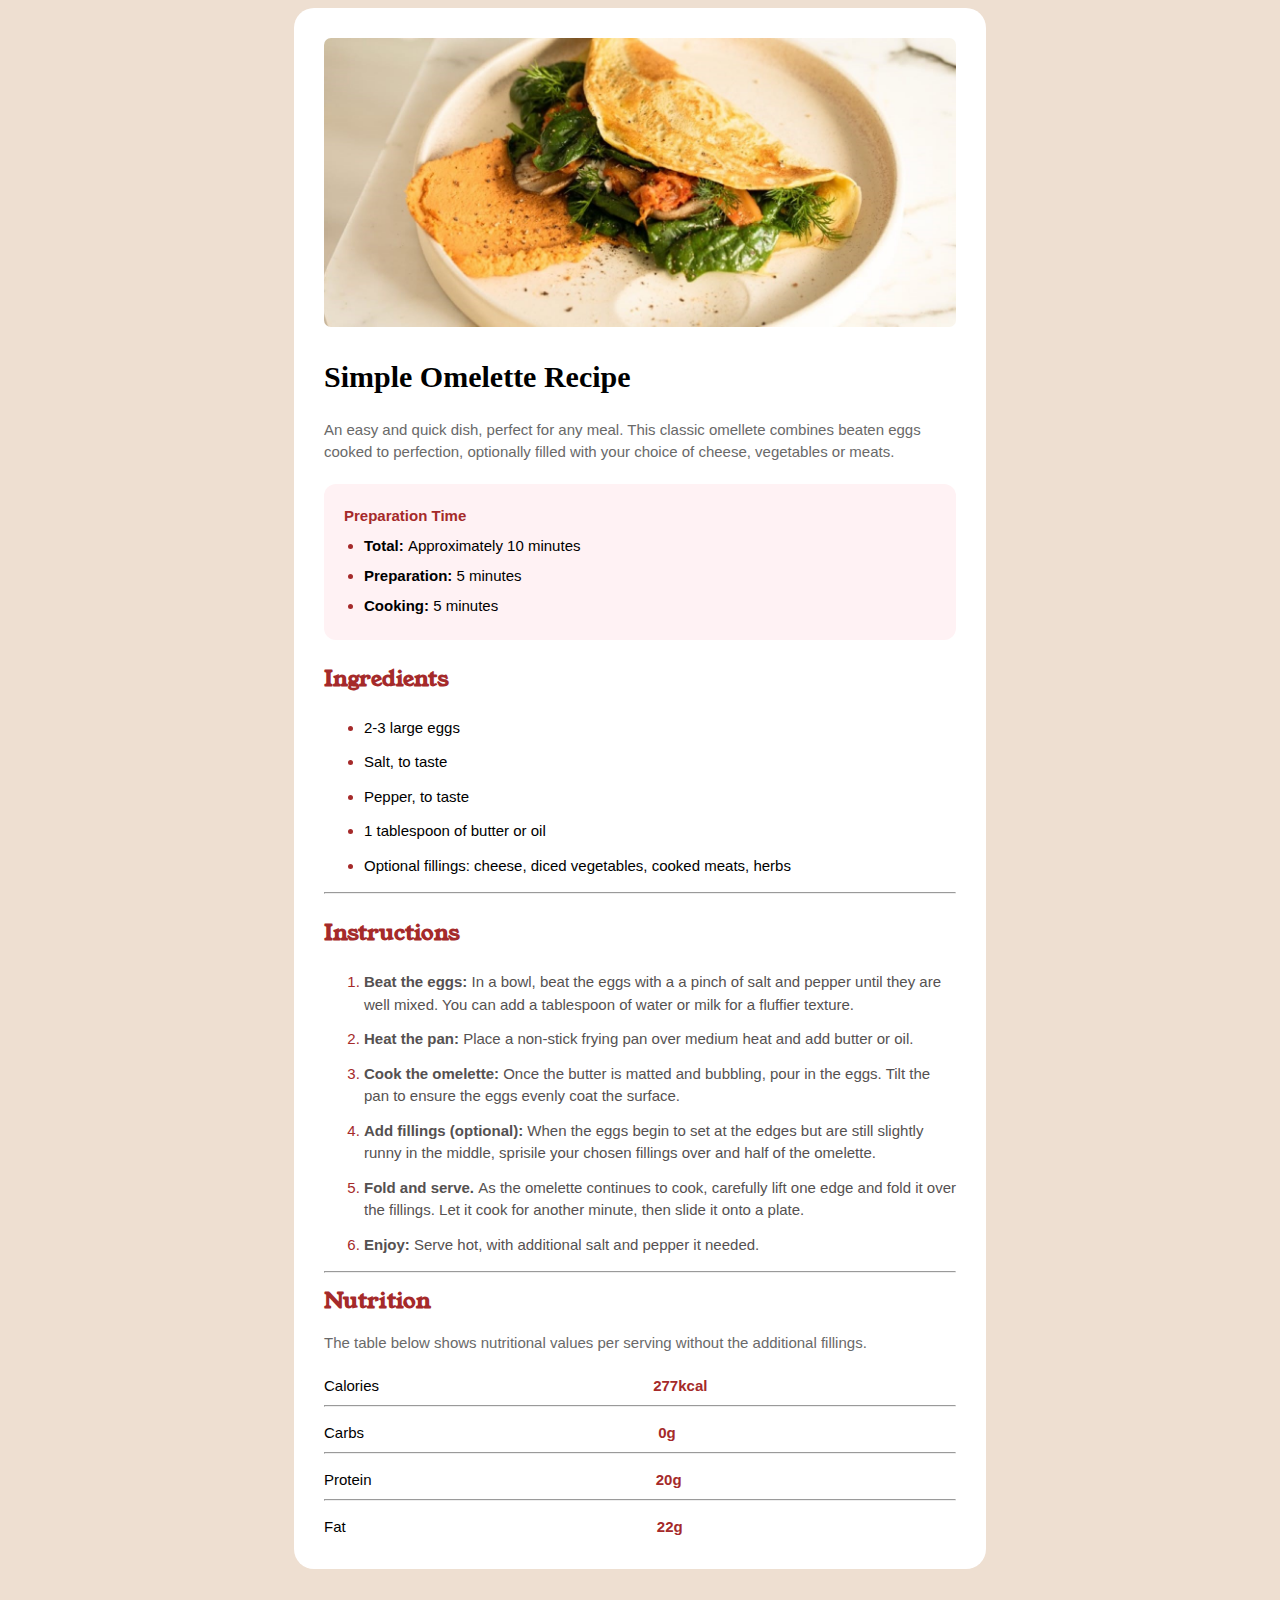
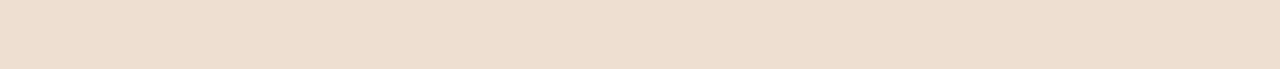
<file: index.html>
<!DOCTYPE html>
<html lang="en">
  <head>
    <meta charset="UTF-8" />
    <meta name="viewport" content="width=device-width, initial-scale=1.0" />
    <title>Recipe Page</title>
    <link rel="stylesheet" href="recipe 2.css" />
    <link rel="preconnect" href="https://fonts.googleapis.com" />
    <link rel="preconnect" href="https://fonts.gstatic.com" crossorigin />
    <link
      href="https://fonts.googleapis.com/css2?family=Outfit:wght@100..900&family=Roboto:wght@400;500;700&family=Young+Serif&display=swap"
      rel="stylesheet"
    />
  </head>
  <body class="back">
    <div class="recipe">
      <div>
        <img
          class="omellete-image"
          src="/image-omelette.jpg"
          alt="omellete"
        />
      </div>

      <div>
        <h1 class="header1">Simple Omelette Recipe</h1>

        <p class="paragraph1">
          An easy and quick dish, perfect for any meal. This classic omellete
          combines beaten eggs cooked to perfection, optionally filled with your
          choice of cheese, vegetables or meats.
        </p>
      </div>

      <div class="preparation">
        <h4 class="prepare">Preparation Time</h4>
        <ul>
          <li><span>Total: </span>Approximately 10 minutes</li>
          <li><span>Preparation: </span>5 minutes</li>
          <li><span>Cooking:</span> 5 minutes</li>
        </ul>
      </div>

      <div>
        <h3 class="ingredient">Ingredients</h3>
        <ul>
          <li>2-3 large eggs</li>
          <li>Salt, to taste</li>
          <li>Pepper, to taste</li>
          <li>1 tablespoon of butter or oil</li>
          <li>
            Optional fillings: cheese, diced vegetables, cooked meats, herbs
          </li>
        </ul>
      </div>

      <div>
        <hr />
        <h3 class="instruction">Instructions</h3>
        <ol class="ordered-line">
          <li class="li">
            <span>Beat the eggs: </span>In a bowl, beat the eggs with a a pinch
            of salt and pepper until they are well mixed. You can add a
            tablespoon of water or milk for a fluffier texture.
          </li>

          <li>
            <span>Heat the pan: </span> Place a non-stick frying pan over medium
            heat and add butter or oil.
          </li>

          <li>
            <span>Cook the omelette: </span> Once the butter is matted and
            bubbling, pour in the eggs. Tilt the pan to ensure the eggs evenly
            coat the surface.
          </li>

          <li>
            <span>Add fillings (optional): </span> When the eggs begin to set at
            the edges but are still slightly runny in the middle, sprisile your
            chosen fillings over and half of the omelette.
          </li>

          <li>
            <span>Fold and serve. </span> As the omelette continues to cook,
            carefully lift one edge and fold it over the fillings. Let it cook
            for another minute, then slide it onto a plate.
          </li>

          <li>
            <span>Enjoy: </span> Serve hot, with additional salt and pepper it
            needed.
          </li>
        </ol>
      </div>

      <div>
        <h1 class="nutrition">
          <hr />
          Nutrition
        </h1>
        <p class="paragraph1">
          The table below shows nutritional values per serving without the
          additional fillings.
        </p>

        <p>Calories <span class="number1">277kcal</span></p>
        <hr />

        <p>Carbs <span class="number2">0g</span></p>
        <hr />

        <p>Protein <span class="number3">20g</span></p>
        <hr />

        <p>Fat <span class="number4">22g</span></p>
      </div>
    </div>
  </body>
</html>
</file>
<file: recipe 2.css>
div{margin: auto;
left: 50%;
right: 50%}

.omellete-image{border-radius: 7px;
object-fit: cover;
margin-top: 30px;
flex: 1;
width:100%;
}

.image{ padding-left: 1px;
padding-right: 1px;}
li::marker{color:brown;}

li{margin-bottom: 12px;}

.recipe{
font-family: Arial, Roboto;
font-size: 15px;
background-color: white;
border-radius: 20px;
flex: 1;
max-width: 50%;
padding-left: 30px;
padding-right: 30px;
line-height: 1.5;
padding-bottom: 30px;
}
.paragraph1{
  color: rgb(105, 105, 105);
  margin-bottom: 20px;
}
.ordered-line{color: rgb(85, 81, 81);}


.header1{font-family: 'Times New Roman', Times, serif;
}

.back{background-color: rgb(238, 223, 209);
background-size: cover;
position: absolute;
padding-bottom: 100px;}

.prepare{color: brown;
padding-left: 20px;
line-height: 0.20;

}
.preparation{background-color:  rgb(255, 242, 244);
line-height: 1.2;
padding-bottom: 10px;
padding-top: 10px; 
border-radius: 12px;}
span{font-weight: bold;}

.ingredient, .instruction{color: brown;
font-family: Young Serif, serif;
  font-weight: 400 500 700;
  font-style: normal;
  font-size: 22px;}

  .table{border-collapse:collapse;
   }
   td{border-bottom: 1px solid rgb(175, 175, 175);
    
}

   .nutrition{color:brown;
  margin-bottom: 5px;
font-family: Young Serif, serif;
font-size: 22px;}

.number1{font-weight: normal;
margin-left: 270px;
color: brown;
font-weight: bold;}

.number2{font-weight: normal;
margin-left: 290px;
color: brown;
font-weight: bold;}

.number3{font-weight: normal;
margin-left: 280px;
color: brown;
font-weight: bold;}

.number4{font-weight: normal;
margin-left: 307px;
color: brown;
font-weight: bold;}

p{margin-bottom: 1px;}
</file>
